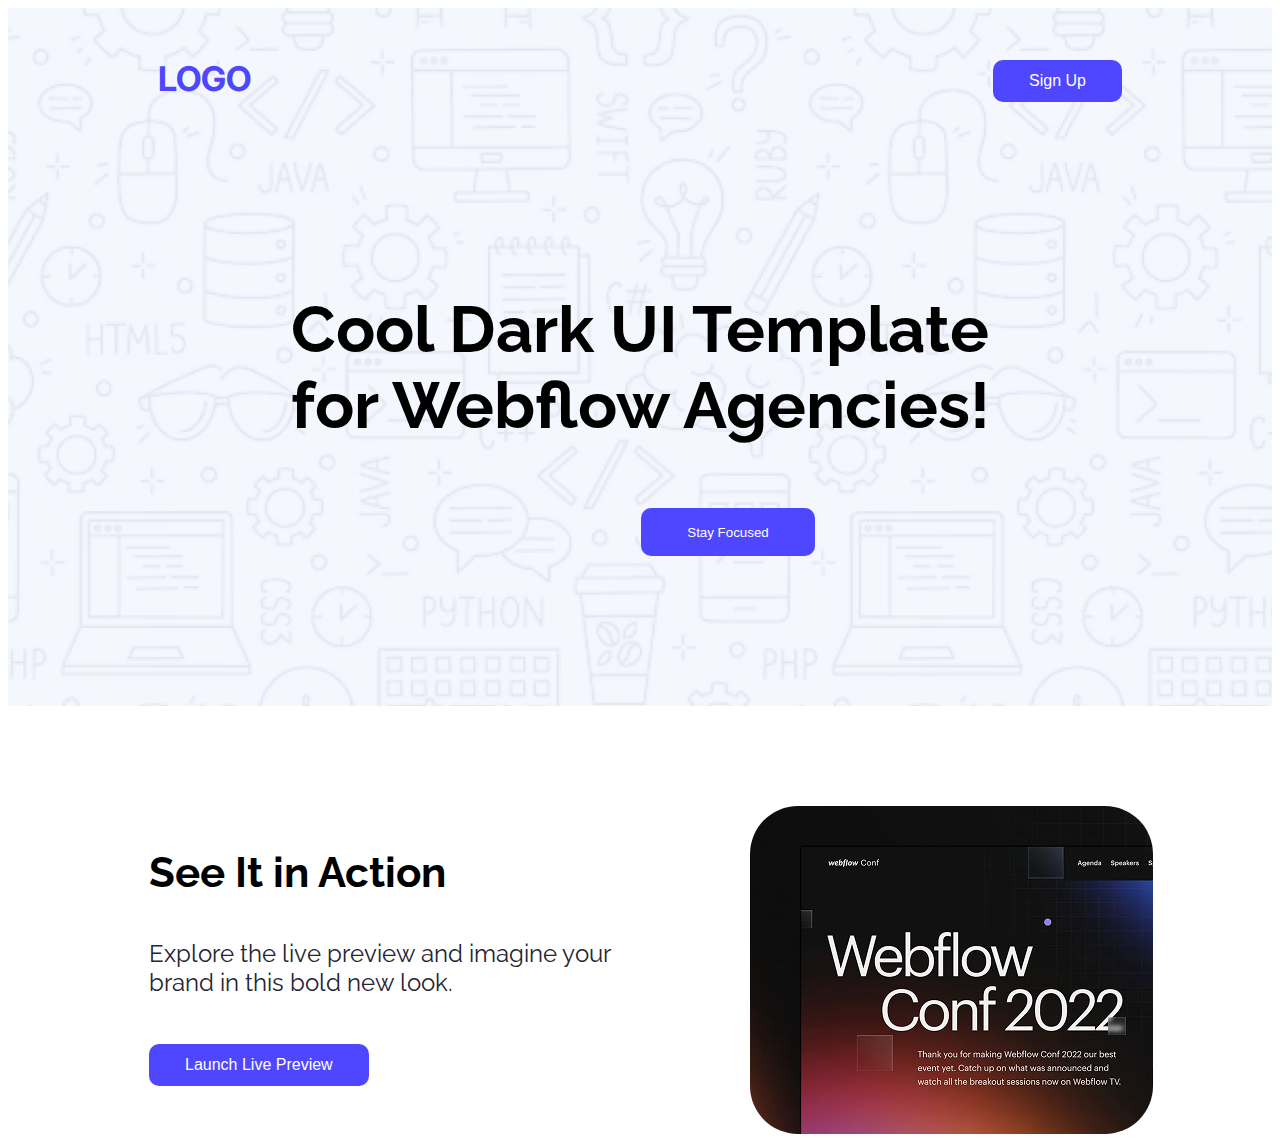
<file: index.html>
<!DOCTYPE html>
<html lang="en">
<head>
    <meta charset="UTF-8">
    <meta name="viewport" content="width=device-width, initial-scale=1.0">
    <title>PH Assignment 1</title>
    <link rel="stylesheet" href="style.css">
    <link rel="preconnect" href="https://fonts.googleapis.com">
    <link rel="preconnect" href="https://fonts.gstatic.com" crossorigin>
    <link href="https://fonts.googleapis.com/css2?family=Inter:ital,opsz,wght@0,14..32,100..900;1,14..32,100..900&family=Open+Sans:ital,wght@0,300..800;1,300..800&display=swap" rel="stylesheet">
    <link href="https://fonts.googleapis.com/css2?family=Inter:ital,opsz,wght@0,14..32,100..900;1,14..32,100..900&family=Open+Sans:ital,wght@0,300..800;1,300..800&family=Raleway:wght@400;700&display=swap" rel="stylesheet">
    <link rel="shortcut icon" href="icon.png" type="image/x-icon">
</head>
<body>
    <header class="header-backround">
        <div class="LOGO-Sign-Up">
            <h3 class="inter-font" id="LOGO">LOGO</h3>
            <button id="sign-up-button"><a href="">Sign Up</a></button>
        </div>
        <div class="align-center">
            <p class="raleway-font" id="header-paragraph">Cool Dark UI Template for Webflow Agencies!</p>
            <button id="stay-focused-button"><a href="">Stay Focused</a></button>
        </div>
    </header>

    <main class="main-section">
        <div class="first-section">
            <div class="m-f-d1">
                <h3 class="see-in-action raleway-font">See It in Action</h3>
                <p class="first-section-paragraph raleway-font">Explore the live preview and imagine your brand in this bold new look.</p>
                <button class="llp-button"><a href="">Launch Live Preview</a></button>
            </div>
            <div>
                <img class="first-section-image" src="wc-mini.png" alt="">
            </div>
        </div>
    </main>
    
</body>
</html>
</file>
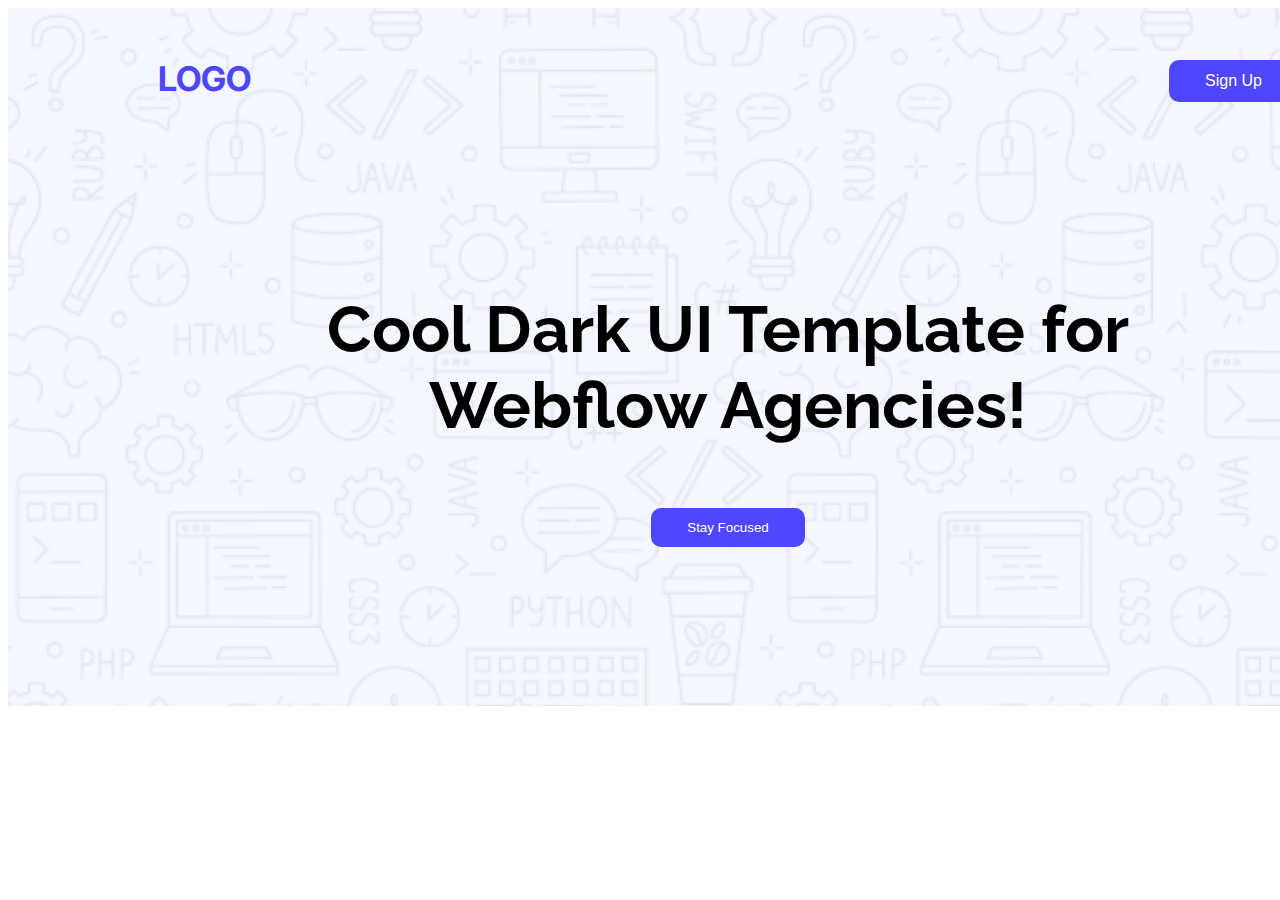
<file: Code/index.html>
<!DOCTYPE html>
<html lang="en">
<head>
    <meta charset="UTF-8">
    <meta name="viewport" content="width=device-width, initial-scale=1.0">
    <title>PH Assignment 1</title>
    <link rel="stylesheet" href="style.css">
    <link rel="preconnect" href="https://fonts.googleapis.com">
    <link rel="preconnect" href="https://fonts.gstatic.com" crossorigin>
    <link href="https://fonts.googleapis.com/css2?family=Inter:ital,opsz,wght@0,14..32,100..900;1,14..32,100..900&family=Open+Sans:ital,wght@0,300..800;1,300..800&display=swap" rel="stylesheet">
    <link href="https://fonts.googleapis.com/css2?family=Inter:ital,opsz,wght@0,14..32,100..900;1,14..32,100..900&family=Open+Sans:ital,wght@0,300..800;1,300..800&family=Raleway:wght@400;700&display=swap" rel="stylesheet">
    <link rel="shortcut icon" href="../Assets/icon.png" type="image/x-icon">
</head>
<body>
    <header class="header-backround">
        <div class="LOGO-Sign-Up">
            <h3 class="inter-font" id="LOGO">LOGO</h3>
            <button id="sign-up-button">Sign Up</button>
        </div>
        <div class="align-center">
            <p class="raleway-font" id="header-paragraph">Cool Dark UI Template for Webflow Agencies!</p>
            <button id="stay-focused-button">Stay Focused</button>
        </div>
        
    </header>
    
</body>
</html>
</file>
<file: style.css>
.inter-font {
  font-family: "Inter", sans-serif;
  font-optical-sizing: auto;
  font-weight: 400;
  font-style: normal;
  font-size: 34;
  color: #4E47FF;
}

a {
    text-decoration: none;
    color: #FFFFFF;
}


.raleway-font {
  font-family: "Raleway", sans-serif;
  font-optical-sizing: auto;
  font-weight: normal;
  font-style: normal;
}

.LOGO-Sign-Up {
    display: flex;
    justify-content: space-between;
}

#LOGO {
    margin-left: 150px;
    margin-top: 50px;
    font-size: 34px;
    font-weight: bold;
}

#sign-up-button {
    margin-top: 51.5px;
    margin-right: 150px;
    color: #FFFFFF;
    background-color: #4E47FF;
    border-radius: 10px;
    padding: 12px 36px 12px 36px;
    border-style: none;
    font-size: 16px;
    align-self: flex-start; 
}

#header-paragraph {
    margin-top: 158px;
    font-size: 65px;
    font-weight: bold;
    align-content: center;
    margin-left: 267.5px;
    margin-right: 267.5px;
}

#stay-focused-button {
    height: 48px;
    width: 174px;
    margin-right: 633px;
    margin-left: 633px;
    color: #FFFFFF;
    background-color: #4E47FF;
    border-radius: 10px;
    padding: 12px 36px 12px 36px;
    border-style: none;
}

.align-center {
    text-align: center;
}

.header-backround {
    width: auto;
    height: 698px;
    background-image: url(Hero-bg.png);
    background-size: cover;
    background-position: center;
    background-repeat: no-repeat;
    margin: 0 auto; 
}

.main-section {
    margin-top: 100px;
}

.see-in-action {
    font-size: 42px;
    font-weight: bold;

}

.first-section {
    margin-left: 141px;
    margin-right: 119px;
    display: flex;
    justify-content: space-between;
}

.m-f-d1 {
    height: 203px;
    width: 517px;
}

.first-section-paragraph {
    font-size: 24px;
    color: #252432;
}

.first-section-image {
    border-radius: 48px;
}

.llp-button {
    margin-top: 23px;
    margin-left: 0px;
    margin-bottom: 0px;
    color: #FFFFFF;
    background-color: #4E47FF;
    border-radius: 10px;
    padding: 12px 36px 12px 36px;
    border-style: none;
    font-size: 16px;
}
</file>
<file: Code/style.css>
.inter-font {
  font-family: "Inter", sans-serif;
  font-optical-sizing: auto;
  font-weight: 400;
  font-style: normal;
  font-size: 34;
  color: #4E47FF;
}


.raleway-font {
  font-family: "Raleway", sans-serif;
  font-optical-sizing: auto;
  font-weight: normal;
  font-style: normal;
}

.LOGO-Sign-Up {
    display: flex;
    justify-content: space-between;
}

#LOGO {
    margin-left: 150px;
    margin-top: 50px;
    font-size: 34px;
    font-weight: bold;
}

#sign-up-button {
    margin-top: 51.5px;
    margin-right: 150px;
    color: #FFFFFF;
    background-color: #4E47FF;
    border-radius: 10px;
    padding: 12px 36px 12px 36px;
    border-style: none;
    font-size: 16px;
    align-self: flex-start; 
}

#header-paragraph {
    margin-top: 158px;
    font-size: 65px;
    font-weight: bold;
    align-content: center;
    margin-left: 267.5px;
    margin-right: 267.5px;
}

#stay-focused-button {
    margin-right: 633px;
    margin-left: 633px;
    color: #FFFFFF;
    background-color: #4E47FF;
    border-radius: 10px;
    padding: 12px 36px 12px 36px;
    border-style: none;
}

.align-center {
    text-align: center;
}

.header-backround {
    width: 1440px;
    height: 698px;
    background-image: url(../Assets/Hero-bg.png);
    background-size: cover;
    background-position: center;
    background-repeat: no-repeat;
    margin: 0 auto; 
}
</file>
